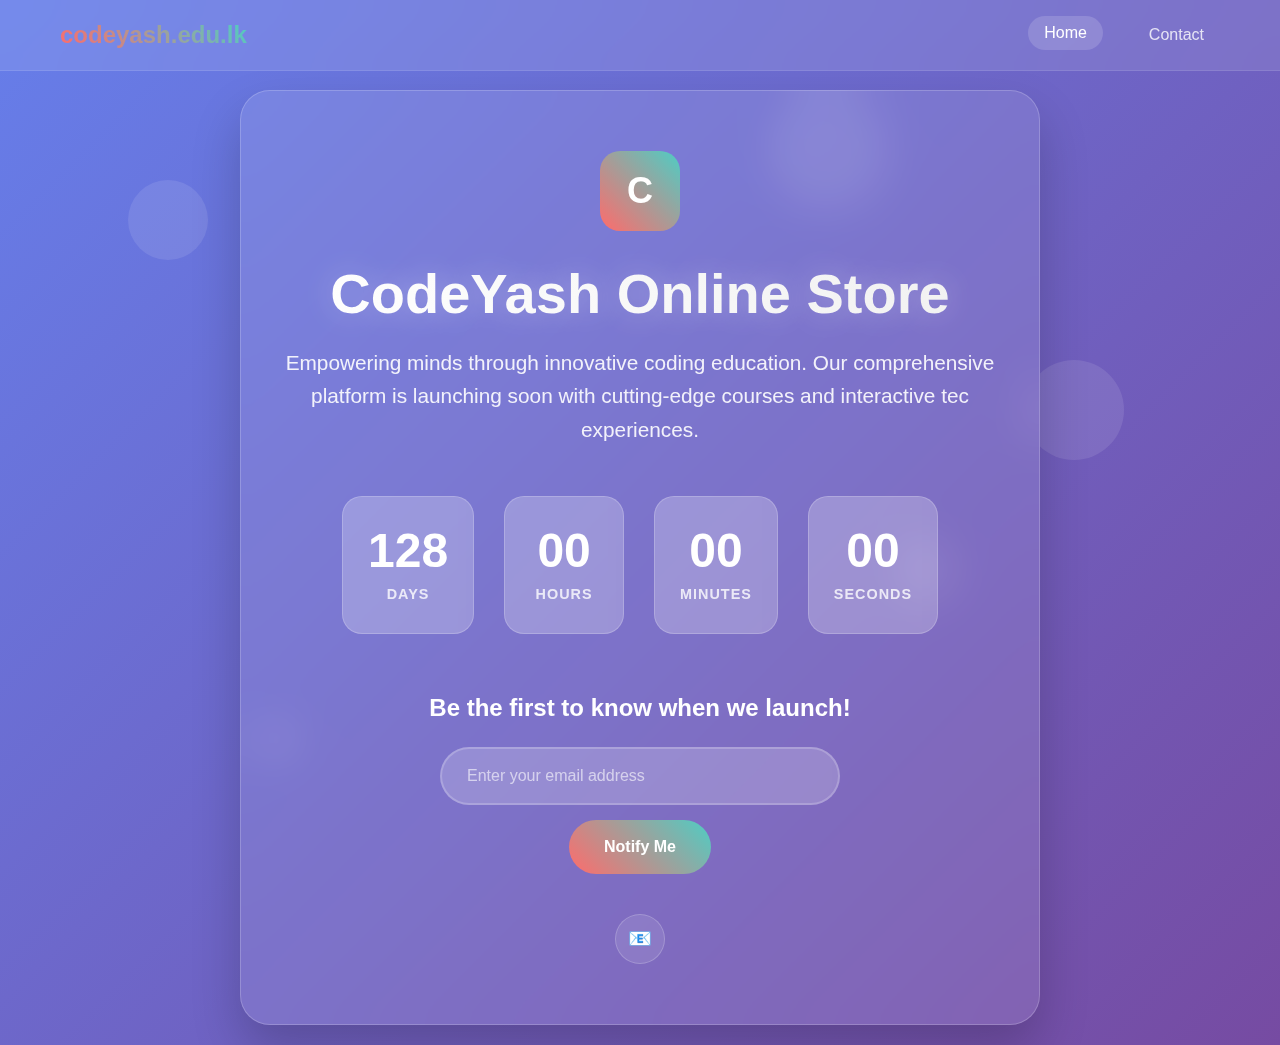
<file: store.html>
<!DOCTYPE html>
<html lang="en">
<head>
    <meta charset="UTF-8">
    <meta name="viewport" content="width=device-width, initial-scale=1.0">
    <title>Store Launch - Coming Soon</title>
    <style>
        * {
            margin: 0;
            padding: 0;
            box-sizing: border-box;
        }

        /* Navigation Styles */
        .navbar {
            position: fixed;
            top: 0;
            width: 100%;
            background: rgba(255, 255, 255, 0.1);
            backdrop-filter: blur(20px);
            border-bottom: 1px solid rgba(255, 255, 255, 0.1);
            z-index: 1000;
            transition: all 0.3s ease;
        }

        .nav-container {
            max-width: 1200px;
            margin: 0 auto;
            padding: 0 20px;
            display: flex;
            justify-content: space-between;
            align-items: center;
            height: 70px;
        }

        .nav-logo .logo-text {
            color: white;
            font-size: 1.5rem;
            font-weight: 700;
            text-decoration: none;
            background: linear-gradient(45deg, #ff6b6b, #4ecdc4);
            background-clip: text;
            -webkit-background-clip: text;
            -webkit-text-fill-color: transparent;
        }

        .nav-menu {
            display: flex;
            gap: 30px;
            align-items: center;
        }

        .nav-link {
            color: rgba(255, 255, 255, 0.8);
            text-decoration: none;
            font-weight: 500;
            font-size: 1rem;
            padding: 8px 16px;
            border-radius: 20px;
            transition: all 0.3s ease;
            position: relative;
            overflow: hidden;
        }

        .nav-link::before {
            content: '';
            position: absolute;
            top: 0;
            left: -100%;
            width: 100%;
            height: 100%;
            background: linear-gradient(90deg, transparent, rgba(255, 255, 255, 0.1), transparent);
            transition: left 0.5s ease;
        }

        .nav-link:hover::before {
            left: 100%;
        }

        .nav-link:hover, .nav-link.active {
            color: white;
            background: rgba(255, 255, 255, 0.1);
            transform: translateY(-2px);
        }

        .nav-link.active {
            background: rgba(255, 255, 255, 0.15);
        }

        /* Mobile Menu Toggle */
        .nav-toggle {
            display: none;
            flex-direction: column;
            cursor: pointer;
            padding: 5px;
        }

        .nav-toggle .bar {
            width: 25px;
            height: 3px;
            background: white;
            margin: 3px 0;
            transition: 0.3s;
            border-radius: 2px;
        }

        /* Mobile Navigation */
        @media (max-width: 768px) {
            .nav-menu {
                position: fixed;
                top: 70px;
                left: -100%;
                width: 100%;
                height: calc(100vh - 70px);
                background: rgba(0, 0, 0, 0.9);
                backdrop-filter: blur(20px);
                flex-direction: column;
                justify-content: flex-start;
                align-items: center;
                padding-top: 50px;
                gap: 20px;
                transition: left 0.3s ease;
            }

            .nav-menu.active {
                left: 0;
            }

            .nav-link {
                font-size: 1.2rem;
                padding: 15px 30px;
                width: 200px;
                text-align: center;
            }

            .nav-toggle {
                display: flex;
            }

            .nav-toggle.active .bar:nth-child(2) {
                opacity: 0;
            }

            .nav-toggle.active .bar:nth-child(1) {
                transform: translateY(8px) rotate(45deg);
            }

            .nav-toggle.active .bar:nth-child(3) {
                transform: translateY(-8px) rotate(-45deg);
            }
        }

        body {
            font-family: 'Inter', -apple-system, BlinkMacSystemFont, sans-serif;
            overflow-x: hidden;
            background: linear-gradient(135deg, #667eea 0%, #764ba2 100%);
            min-height: 100vh;
            position: relative;
        }

        /* Animated background particles */
        .bg-animation {
            position: fixed;
            top: 0;
            left: 0;
            width: 100%;
            height: 100%;
            z-index: 1;
            opacity: 0.1;
        }

        .particle {
            position: absolute;
            border-radius: 50%;
            background: white;
            animation: float 6s ease-in-out infinite;
        }

        .particle:nth-child(1) { width: 80px; height: 80px; top: 20%; left: 10%; animation-delay: 0s; }
        .particle:nth-child(2) { width: 60px; height: 60px; top: 60%; left: 70%; animation-delay: 2s; }
        .particle:nth-child(3) { width: 100px; height: 100px; top: 40%; left: 80%; animation-delay: 1s; }
        .particle:nth-child(4) { width: 40px; height: 40px; top: 80%; left: 20%; animation-delay: 3s; }
        .particle:nth-child(5) { width: 120px; height: 120px; top: 10%; left: 60%; animation-delay: 1.5s; }

        @keyframes float {
            0%, 100% { transform: translateY(0px) rotate(0deg); }
            50% { transform: translateY(-20px) rotate(180deg); }
        }

        /* Glass morphism container */
        .container {
            position: relative;
            z-index: 10;
            min-height: 100vh;
            display: flex;
            align-items: center;
            justify-content: center;
            padding: 90px 20px 20px;
        }

        .launch-card {
            background: rgba(255, 255, 255, 0.1);
            backdrop-filter: blur(20px);
            border: 1px solid rgba(255, 255, 255, 0.2);
            border-radius: 30px;
            padding: 60px 40px;
            text-align: center;
            max-width: 800px;
            width: 100%;
            box-shadow: 0 25px 50px rgba(0, 0, 0, 0.2);
            animation: slideUp 1s ease-out;
        }

        @keyframes slideUp {
            from { opacity: 0; transform: translateY(50px); }
            to { opacity: 1; transform: translateY(0); }
        }

        .logo {
            width: 80px;
            height: 80px;
            margin: 0 auto 30px;
            background: linear-gradient(45deg, #ff6b6b, #4ecdc4);
            border-radius: 20px;
            display: flex;
            align-items: center;
            justify-content: center;
            font-size: 36px;
            font-weight: bold;
            color: white;
            animation: pulse 2s ease-in-out infinite;
        }

        @keyframes pulse {
            0%, 100% { transform: scale(1); }
            50% { transform: scale(1.05); }
        }

        h1 {
            color: white;
            font-size: 3.5rem;
            font-weight: 800;
            margin-bottom: 20px;
            background: linear-gradient(45deg, #fff, #f0f0f0);
            background-clip: text;
            -webkit-background-clip: text;
            -webkit-text-fill-color: transparent;
            text-shadow: 0 0 30px rgba(255, 255, 255, 0.3);
        }

        .subtitle {
            color: rgba(255, 255, 255, 0.9);
            font-size: 1.3rem;
            margin-bottom: 50px;
            font-weight: 300;
            line-height: 1.6;
        }

        /* Countdown timer styles */
        .countdown {
            display: flex;
            justify-content: center;
            gap: 30px;
            margin: 50px 0;
            flex-wrap: wrap;
        }

        .time-unit {
            background: rgba(255, 255, 255, 0.15);
            border: 1px solid rgba(255, 255, 255, 0.2);
            border-radius: 20px;
            padding: 30px 25px;
            min-width: 120px;
            backdrop-filter: blur(10px);
            transition: all 0.3s ease;
            position: relative;
            overflow: hidden;
        }

        .time-unit::before {
            content: '';
            position: absolute;
            top: 0;
            left: -100%;
            width: 100%;
            height: 100%;
            background: linear-gradient(90deg, transparent, rgba(255, 255, 255, 0.1), transparent);
            transition: left 0.5s ease;
        }

        .time-unit:hover::before {
            left: 100%;
        }

        .time-unit:hover {
            transform: translateY(-5px);
            background: rgba(255, 255, 255, 0.2);
            box-shadow: 0 15px 30px rgba(0, 0, 0, 0.2);
        }

        .time-number {
            display: block;
            font-size: 3rem;
            font-weight: 800;
            color: white;
            line-height: 1;
            margin-bottom: 10px;
            font-feature-settings: 'tnum';
        }

        .time-label {
            color: rgba(255, 255, 255, 0.8);
            font-size: 0.9rem;
            font-weight: 600;
            text-transform: uppercase;
            letter-spacing: 1px;
        }

        /* Email subscription */
        .notify-section {
            margin: 60px 0 40px;
        }

        .notify-title {
            color: white;
            font-size: 1.5rem;
            font-weight: 600;
            margin-bottom: 25px;
        }

        .email-form {
            display: flex;
            max-width: 400px;
            margin: 0 auto;
            gap: 15px;
            flex-wrap: wrap;
            justify-content: center;
        }

        .email-input {
            flex: 1;
            min-width: 250px;
            padding: 18px 25px;
            border: 2px solid rgba(255, 255, 255, 0.2);
            border-radius: 50px;
            background: rgba(255, 255, 255, 0.1);
            color: white;
            font-size: 1rem;
            backdrop-filter: blur(10px);
            transition: all 0.3s ease;
        }

        .email-input::placeholder {
            color: rgba(255, 255, 255, 0.6);
        }

        .email-input:focus {
            outline: none;
            border-color: rgba(255, 255, 255, 0.5);
            background: rgba(255, 255, 255, 0.15);
            box-shadow: 0 0 20px rgba(255, 255, 255, 0.1);
        }

        .notify-btn {
            padding: 18px 35px;
            background: linear-gradient(45deg, #ff6b6b, #4ecdc4);
            border: none;
            border-radius: 50px;
            color: white;
            font-weight: 600;
            font-size: 1rem;
            cursor: pointer;
            transition: all 0.3s ease;
            white-space: nowrap;
        }

        .notify-btn:hover {
            transform: translateY(-2px);
            box-shadow: 0 10px 25px rgba(0, 0, 0, 0.2);
            background: linear-gradient(45deg, #ff5252, #26a69a);
        }

        /* Social links */
        .social-links {
            display: flex;
            justify-content: center;
            gap: 20px;
            margin-top: 40px;
        }

        .social-link {
            width: 50px;
            height: 50px;
            border-radius: 50%;
            background: rgba(255, 255, 255, 0.1);
            display: flex;
            align-items: center;
            justify-content: center;
            color: white;
            text-decoration: none;
            font-size: 1.2rem;
            transition: all 0.3s ease;
            border: 1px solid rgba(255, 255, 255, 0.2);
        }

        .social-link:hover {
            background: rgba(255, 255, 255, 0.2);
            transform: translateY(-3px);
            box-shadow: 0 10px 20px rgba(0, 0, 0, 0.1);
        }

        /* Responsive design */
        @media (max-width: 768px) {
            .launch-card {
                padding: 40px 25px;
                margin: 20px;
            }

            h1 {
                font-size: 2.5rem;
            }

            .countdown {
                gap: 15px;
            }

            .time-unit {
                min-width: 80px;
                padding: 20px 15px;
            }

            .time-number {
                font-size: 2rem;
            }

            .email-form {
                flex-direction: column;
                align-items: center;
            }

            .email-input {
                min-width: 100%;
            }
        }

        .success-message {
            display: none;
            background: rgba(76, 175, 80, 0.2);
            border: 1px solid rgba(76, 175, 80, 0.3);
            color: #000000;
            padding: 15px 25px;
            border-radius: 50px;
            margin-top: 20px;
            backdrop-filter: blur(10px);
        }

        .show {
            display: block !important;
        }
    </style>
</head>
<body>
    <!-- Animated background -->
    <div class="bg-animation">
        <div class="particle"></div>
        <div class="particle"></div>
        <div class="particle"></div>
        <div class="particle"></div>
        <div class="particle"></div>
    </div>

    <!-- Navigation Menu -->
    <nav class="navbar">
        <div class="nav-container">
            <div class="nav-logo">
                <span class="logo-text">codeyash.edu.lk</span>
            </div>
            
            <div class="nav-menu" id="navMenu">
                <a href="https://codeyash.edu.lk/" class="nav-link active">Home</a>
                <a href="https://codeyash.edu.lk/#contact" class="nav-link">Contact</a>
            </div>
            
            <div class="nav-toggle" id="navToggle">
                <span class="bar"></span>
                <span class="bar"></span>
                <span class="bar"></span>
            </div>
        </div>
    </nav>

    <div class="container">
        <div class="launch-card">
            <div class="logo">C</div>
            
            <h1>CodeYash Online Store</h1>
            <p class="subtitle">Empowering minds through innovative coding education. Our comprehensive platform is 
                launching soon with cutting-edge courses and interactive tec experiences.</p>

            <div class="countdown" id="countdown">
                <div class="time-unit">
                    <span class="time-number" id="days">00</span>
                    <span class="time-label">Days</span>
                </div>
                <div class="time-unit">
                    <span class="time-number" id="hours">00</span>
                    <span class="time-label">Hours</span>
                </div>
                <div class="time-unit">
                    <span class="time-number" id="minutes">00</span>
                    <span class="time-label">Minutes</span>
                </div>
                <div class="time-unit">
                    <span class="time-number" id="seconds">00</span>
                    <span class="time-label">Seconds</span>
                </div>
            </div>

            <div class="notify-section">
                <h3 class="notify-title">Be the first to know when we launch!</h3>
                <form class="email-form" id="emailForm">
                    <input 
                        type="email" 
                        class="email-input" 
                        placeholder="Enter your email address"
                        required
                        id="emailInput"
                    >
                    <button type="submit" class="notify-btn">Notify Me</button>
                </form>
                <div class="success-message" id="successMessage">
                    🎉 Thank you! You'll be notified when we launch.
                </div>
            </div>

            <div class="social-links">
                <a href="mailto:info@codeyash.edu.lk" class="social-link">📧</a>
            </div>
        </div>
    </div>

    <script>
        // Set launch date (Jan 1  from now - you can customize this)
        const launchDate = new Date();
        launchDate.setDate(launchDate.getDate() + 128);

        function updateCountdown() {
            const now = new Date().getTime();
            const distance = launchDate - now;

            if (distance < 0) {
                document.getElementById('countdown').innerHTML = '<h2 style="color: white; font-size: 2rem;">🎉 We\'re Live! 🎉</h2>';
                return;
            }

            const days = Math.floor(distance / (1000 * 60 * 60 * 24));
            const hours = Math.floor((distance % (1000 * 60 * 60 * 24)) / (1000 * 60 * 60));
            const minutes = Math.floor((distance % (1000 * 60 * 60)) / (1000 * 60));
            const seconds = Math.floor((distance % (1000 * 60)) / 1000);

            document.getElementById('days').textContent = String(days).padStart(2, '0');
            document.getElementById('hours').textContent = String(hours).padStart(2, '0');
            document.getElementById('minutes').textContent = String(minutes).padStart(2, '0');
            document.getElementById('seconds').textContent = String(seconds).padStart(2, '0');
        }

        // Update countdown every second
        updateCountdown();
        setInterval(updateCountdown, 1000);

        // Mobile menu toggle
        const navToggle = document.getElementById('navToggle');
        const navMenu = document.getElementById('navMenu');

        navToggle.addEventListener('click', function() {
            navToggle.classList.toggle('active');
            navMenu.classList.toggle('active');
        });

        // Close mobile menu when clicking on a link
        document.querySelectorAll('.nav-link').forEach(link => {
            link.addEventListener('click', function() {
                navToggle.classList.remove('active');
                navMenu.classList.remove('active');
                
                // Update active link
                document.querySelectorAll('.nav-link').forEach(l => l.classList.remove('active'));
                this.classList.add('active');
            });
        });

        // Close mobile menu when clicking outside
        document.addEventListener('click', function(e) {
            if (!navToggle.contains(e.target) && !navMenu.contains(e.target)) {
                navToggle.classList.remove('active');
                navMenu.classList.remove('active');
            }
        });

        // Email form handling
        document.getElementById('emailForm').addEventListener('submit', function(e) {
            e.preventDefault();
            const email = document.getElementById('emailInput').value;
            
            if (email) {
                // Here you would typically send the email to your server
                console.log('Email submitted:', email);
                
                // Show success message
                document.getElementById('successMessage').classList.add('show');
                document.getElementById('emailInput').value = '';
                
                // Hide success message after 3 seconds
                setTimeout(() => {
                    document.getElementById('successMessage').classList.remove('show');
                }, 3000);
            }
        });

        // Add some interactive sparkle effect on click
        document.addEventListener('click', function(e) {
            const sparkle = document.createElement('div');
            sparkle.style.position = 'fixed';
            sparkle.style.left = e.clientX + 'px';
            sparkle.style.top = e.clientY + 'px';
            sparkle.style.width = '10px';
            sparkle.style.height = '10px';
            sparkle.style.background = 'white';
            sparkle.style.borderRadius = '50%';
            sparkle.style.pointerEvents = 'none';
            sparkle.style.zIndex = '1000';
            sparkle.style.animation = 'sparkle 0.6s ease-out forwards';
            
            document.body.appendChild(sparkle);
            
            setTimeout(() => {
                document.body.removeChild(sparkle);
            }, 600);
        });

        // Add sparkle animation
        const style = document.createElement('style');
        style.textContent = `
            @keyframes sparkle {
                0% { transform: scale(0) rotate(0deg); opacity: 1; }
                100% { transform: scale(1.5) rotate(180deg); opacity: 0; }
            }
        `;
        document.head.appendChild(style);
    </script>
</body>
</html>
</file>
